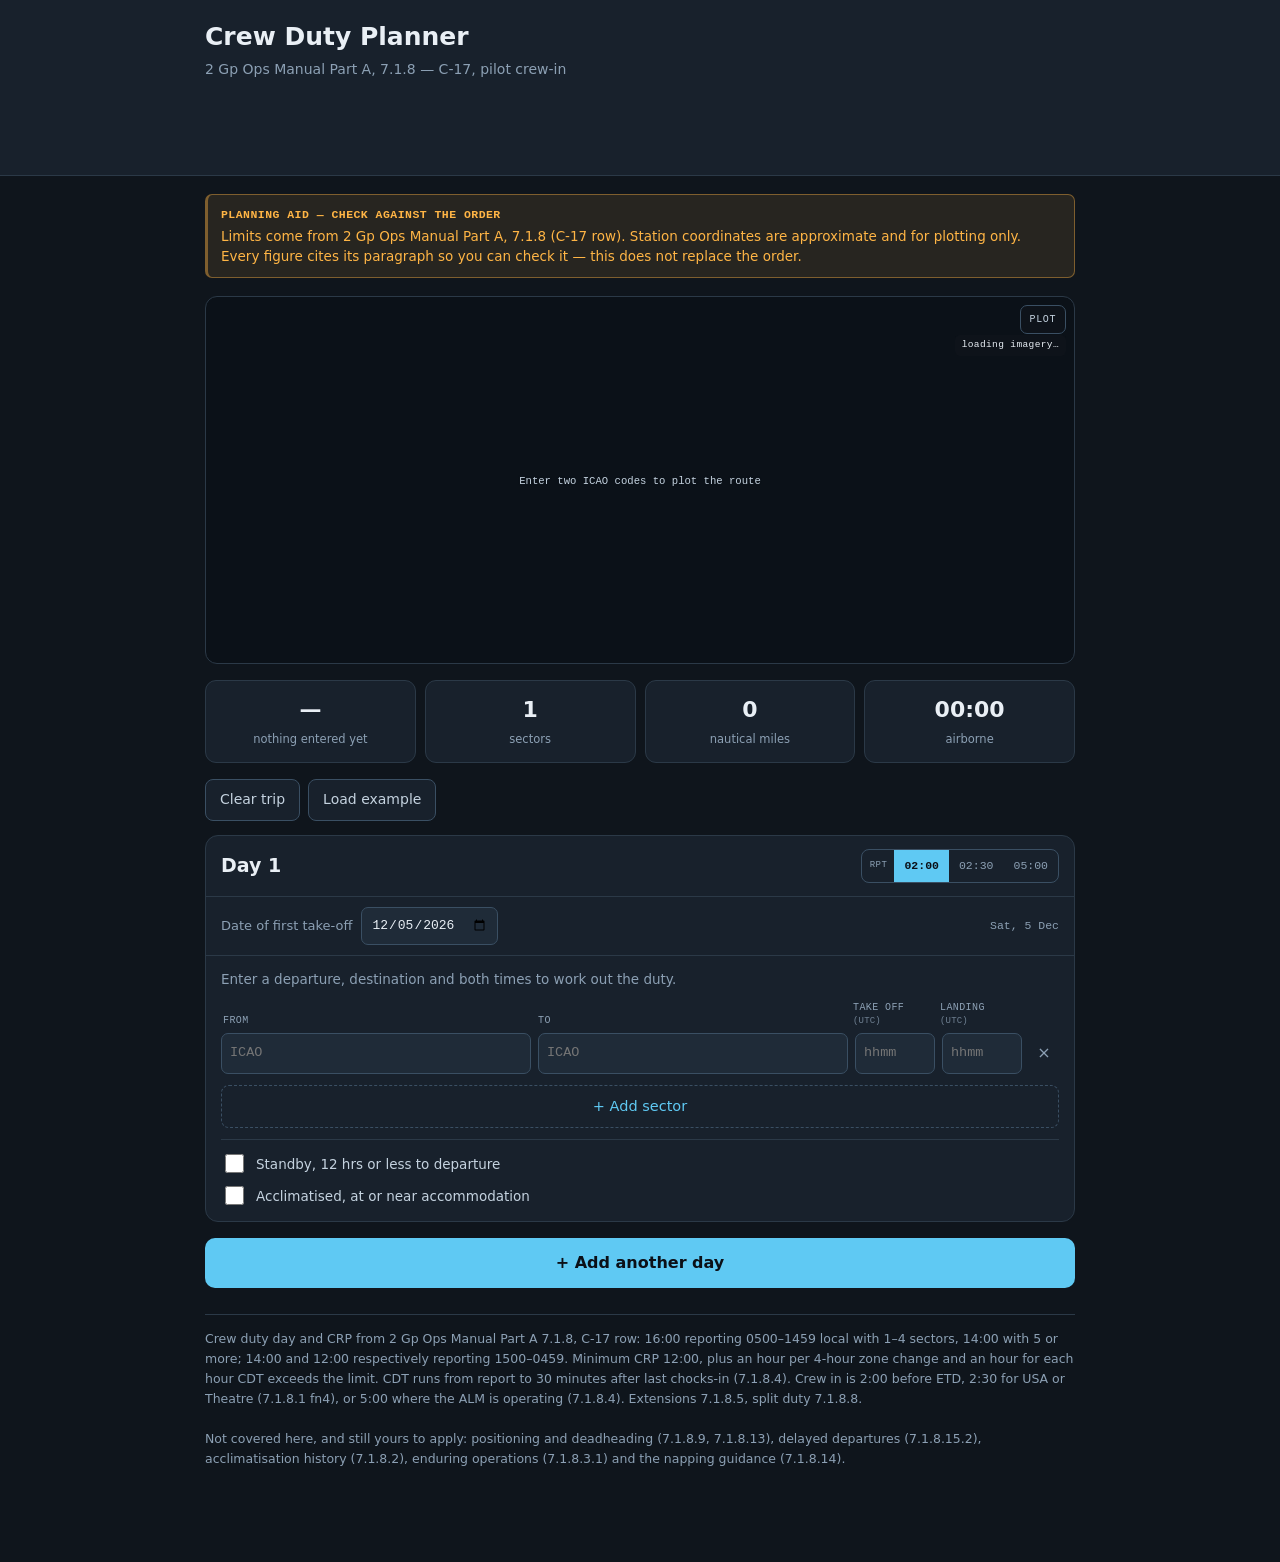
<file: duty/index.html>
<!DOCTYPE html>
<html lang="en-GB">
<head>
<meta charset="utf-8">
<meta name="viewport" content="width=device-width, initial-scale=1, viewport-fit=cover">
<title>Crew Duty Planner</title>
<meta name="theme-color" content="#0f151c">
<meta name="apple-mobile-web-app-capable" content="yes">
<meta name="mobile-web-app-capable" content="yes">
<meta name="apple-mobile-web-app-title" content="Crew Duty">
<meta name="apple-mobile-web-app-status-bar-style" content="black-translucent">
<meta name="description" content="C-17 crew duty time and crew rest planner — 2 Gp Ops Manual Part A, 7.1.8.">
<link rel="manifest" href="manifest.webmanifest">
<link rel="apple-touch-icon" href="icon-180.png">
<link rel="icon" href="icon-192.png">
<style>
:root{
 --bg:#0f151c;--panel:#18212c;--panel2:#1f2b38;--line:#2b3947;--line2:#3a4f63;
 --ink:#e9eff5;--ink2:#c4d2df;--muted:#8ca0b4;
 --ok:#4bdd97;--amber:#ffb545;--red:#ff6b5c;--accent:#5fc9f3;--night:#7e8fff;
 --sans:system-ui,-apple-system,'Segoe UI',Roboto,'Helvetica Neue',Arial,sans-serif;
 --cond:'Avenir Next Condensed','Roboto Condensed','Arial Narrow',system-ui,sans-serif;
 --mono:ui-monospace,SFMono-Regular,Menlo,Consolas,monospace;
}
*{box-sizing:border-box;-webkit-tap-highlight-color:transparent}
body{margin:0;background:var(--bg);color:var(--ink);font-family:var(--sans);font-size:16px;line-height:1.5}
button{font:inherit;color:inherit;background:none;border:0;cursor:pointer}
input,select{font:inherit;color:inherit}
.wrap{max-width:900px;margin:0 auto;padding:0 15px 80px}

header{background:var(--panel);border-bottom:1px solid var(--line);padding:18px 0 15px;margin-bottom:18px}
h1{font-family:var(--cond);font-size:25px;font-weight:700;margin:0}
.sub{color:var(--muted);font-size:14px;margin:3px 0 0}
.warn{background:rgba(255,181,69,.1);border:1px solid rgba(255,181,69,.4);border-left-width:3px;
 border-radius:7px;padding:11px 13px;margin:14px 0 18px;font-size:13.5px;color:var(--amber)}
.warn b{display:block;margin-bottom:3px;font-family:var(--mono);font-size:11.5px;letter-spacing:.04em}

#mapwrap{position:relative;width:100%;aspect-ratio:900/380;border-radius:12px;overflow:hidden;
 border:1px solid var(--line);margin-bottom:16px;background:#0b1118}
#tiles{position:absolute;inset:0;overflow:hidden}
#tiles img{position:absolute;width:256px;height:256px;image-rendering:auto;opacity:.8;
 filter:saturate(.55) brightness(.85)}
#mapwrap.darkfilter #tiles img{filter:invert(1) hue-rotate(180deg) saturate(.6) brightness(.82) contrast(.92);opacity:.72}
#map{position:absolute;inset:0;width:100%;height:100%;display:block}
#mapwrap.hasimg .grid{stroke:rgba(255,255,255,.09)}
#mapwrap.hasimg .grid.major{stroke:rgba(255,255,255,.16)}
#mapwrap.hasimg .sub{fill:#9fb3c6}
#maptoggle{position:absolute;right:8px;top:8px;z-index:5;background:rgba(15,21,28,.8);
 border:1px solid var(--line2);border-radius:7px;color:var(--ink2);font-family:var(--mono);
 font-size:10px;letter-spacing:.06em;padding:6px 9px;backdrop-filter:blur(6px)}
#maptoggle[aria-pressed="false"]{color:var(--muted)}
#mapnote{position:absolute;right:8px;top:38px;z-index:5;font-family:var(--mono);font-size:9.5px;
 letter-spacing:.04em;padding:3px 7px;border-radius:5px;background:rgba(15,21,28,.8);
 backdrop-filter:blur(6px);pointer-events:none}
#mapnote.on{color:var(--muted)} #mapnote.off{color:var(--amber)}
#mapattr{position:absolute;right:6px;bottom:5px;z-index:5;font-size:9px;color:#8ca0b4;
 text-decoration:none;background:rgba(11,17,24,.72);padding:2px 6px;border-radius:4px;display:none}
#mapwrap.hasimg #mapattr{display:block}
#map .grid{stroke:#1c2835;stroke-width:1}
#map .grid.major{stroke:#243443}
#map .gcl{fill:none;stroke:#5fc9f3;stroke-width:2.1;stroke-linecap:round;opacity:.95}
#map .gcl.halo{stroke:#0b1118;stroke-width:5;opacity:.55}
#map .lbl{paint-order:stroke;stroke:#0b1118;stroke-width:3;stroke-linejoin:round}
#map .sub{paint-order:stroke;stroke:#0b1118;stroke-width:2.5;stroke-linejoin:round}
#map .gcl.night{stroke:#7e8fff}
#map .pin{fill:#5fc9f3;stroke:#0b1118;stroke-width:1.5}
#map .pin.start{fill:#4bdd97}
#map .lbl{fill:#c4d2df;font-family:var(--mono);font-size:11px}
#map .sub{fill:#6b7f93;font-family:var(--mono);font-size:9px}

.day{background:var(--panel);border:1px solid var(--line);border-radius:13px;margin-bottom:12px;overflow:hidden}
.dayhead{display:flex;align-items:center;gap:10px;padding:13px 15px;border-bottom:1px solid var(--line)}
.dayhead h2{font-family:var(--cond);font-size:19px;margin:0;flex:1}
.dayhead .del{color:var(--muted);font-size:13px;padding:6px 8px;margin:-6px -4px}
.seg2{display:inline-flex;border:1px solid var(--line2);border-radius:8px;overflow:hidden;flex:0 0 auto}
.seg2 button{padding:6px 10px;font-family:var(--mono);font-size:11.5px;color:var(--muted);min-height:32px}
.seg2 button[aria-pressed="true"]{background:var(--accent);color:#0b1017;font-weight:600}
.seg2::before{content:'RPT';align-self:center;padding:0 7px 0 8px;font-family:var(--mono);
 font-size:9px;color:var(--muted);letter-spacing:.06em}
.pad{padding:13px 15px}

.strip{position:relative;height:40px;background:var(--panel2);border-radius:8px;overflow:hidden;margin:4px 0 7px}
.strip .seg{position:absolute;top:0;bottom:0;display:flex;align-items:center;justify-content:center;
 font-family:var(--mono);font-size:10px;color:#0b1017;font-weight:600;overflow:hidden;white-space:nowrap}
.strip .seg.pre{background:#3b5064;color:var(--ink2)}
.strip .seg.fly{background:var(--accent)}
.strip .seg.fly.night{background:var(--night)}
.strip .seg.gnd{background:#2f4457;color:var(--ink2)}
.strip .seg.post{background:#3b5064;color:var(--ink2)}
.strip .lim{position:absolute;top:-2px;bottom:-2px;width:2px;background:var(--red);z-index:3}
.strip .lim::after{content:'CDT';position:absolute;top:1px;right:4px;font-family:var(--mono);
 font-size:9px;color:var(--red);background:var(--panel2);padding:0 2px;border-radius:2px}
.bars{display:flex;justify-content:space-between;font-family:var(--mono);font-size:11px;color:var(--muted);margin-bottom:11px}

.row{display:grid;grid-template-columns:1fr 1fr 80px 80px 30px;gap:7px;align-items:center;margin-bottom:7px}
.row input,.row select{width:100%;background:var(--panel2);border:1px solid var(--line2);border-radius:7px;
 padding:9px 8px;font-family:var(--mono);font-size:13.5px;min-height:40px}
.row .x{color:var(--muted);text-align:center;font-size:16px;padding:8px 0}
.rowhead{display:grid;grid-template-columns:1fr 1fr 80px 80px 30px;gap:7px;font-family:var(--mono);
 font-size:10px;color:var(--muted);letter-spacing:.04em;margin-bottom:5px;padding:0 2px;align-items:end}
.rowhead em{display:block;font-style:normal;font-size:9px;opacity:.75;letter-spacing:.02em}
.leg{display:flex;justify-content:space-between;font-family:var(--mono);font-size:11.5px;color:var(--muted);
 margin:-2px 2px 9px}
.leg .n{color:var(--night)}

.hint{color:var(--muted);font-size:13.5px;margin:0 0 11px}
.add{border:1px dashed var(--line2);border-radius:8px;padding:10px;width:100%;color:var(--accent);
 font-size:14.5px;margin-top:4px;min-height:42px}
.add:active{background:var(--panel2)}

.verdict{display:flex;gap:10px;align-items:baseline;padding:11px 15px;border-top:1px solid var(--line);
 font-size:14.5px;background:#0c1218;flex-wrap:wrap}
.verdict .main{flex:1 1 auto;min-width:0}
.dot{width:9px;height:9px;border-radius:50%;flex:0 0 auto}
.verdict.ok .dot{background:var(--ok)} .verdict.ok b{color:var(--ok)}
.verdict.warn .dot{background:var(--amber)} .verdict.warn b{color:var(--amber)}
.verdict.bad .dot{background:var(--red)} .verdict.bad b{color:var(--red)}
.verdict .why{color:var(--muted);font-family:var(--mono);font-size:11px;margin-left:auto;text-align:right;
 flex:0 1 auto}
@media (max-width:520px){
  .verdict{flex-direction:column;align-items:flex-start;gap:4px}
  .verdict .why{margin-left:0;text-align:left}
  .verdict .dot{position:absolute;margin-top:7px}
  .verdict .main,.verdict .why{padding-left:17px}
}
.verdict{position:relative}

.rest{display:flex;align-items:center;gap:11px;margin:0 0 12px;padding:11px 15px;border-radius:11px;
 background:var(--panel);border:1px dashed var(--line2);font-size:14px}
.rest .ic{color:var(--muted);font-family:var(--mono);font-size:11px;letter-spacing:.05em}
.rest b{font-family:var(--mono)}
.rest.ok b{color:var(--ok)} .rest.bad b{color:var(--red)}

.tot{display:grid;grid-template-columns:repeat(4,1fr);gap:9px;margin:16px 0}
.tot div{background:var(--panel);border:1px solid var(--line);border-radius:11px;padding:12px;text-align:center}
.tot b{display:block;font-family:var(--cond);font-size:22px}
.tot span{color:var(--muted);font-size:11.5px}
.btn{background:var(--accent);color:#0b1017;font-family:var(--cond);font-weight:700;font-size:16px;
 padding:13px;border-radius:10px;width:100%;min-height:48px;margin-top:4px}

.key{display:grid;grid-template-columns:repeat(4,1fr);gap:8px;margin-bottom:13px}
.key div{background:#0c1218;border:1px solid var(--line);border-radius:9px;padding:9px 8px;text-align:center}
.key span{display:block;color:var(--muted);font-size:10px;letter-spacing:.05em;text-transform:uppercase}
.key b{display:block;font-family:var(--cond);font-size:21px;margin:2px 0 1px}
.key i{display:block;font-style:normal;color:var(--muted);font-size:9.5px;line-height:1.3}
.key div.neg b{color:var(--red)}
.day.ok{border-color:rgba(75,221,151,.45)} .day.ok .dayhead{border-bottom-color:rgba(75,221,151,.25)}
.day.warn{border-color:rgba(255,181,69,.45)}
.day.bad{border-color:rgba(255,107,92,.5)}
.flags{display:grid;gap:5px;margin:2px 0 11px}
.fl{display:flex;gap:9px;align-items:flex-start;font-size:13.5px;line-height:1.4;
 padding:9px 11px;border-radius:8px;background:#0c1218;border:1px solid var(--line)}
.fl .dot{width:8px;height:8px;border-radius:50%;flex:0 0 auto;margin-top:5px}
.fl.ok{border-color:rgba(75,221,151,.35)} .fl.ok .dot{background:var(--ok)} .fl.ok{color:#a9ebc9}
.fl.amber{border-color:rgba(255,181,69,.35)} .fl.amber .dot{background:var(--amber)} .fl.amber{color:#ffd79a}
.fl.red{border-color:rgba(255,107,92,.4)} .fl.red .dot{background:var(--red)} .fl.red{color:#ffb3ab}
.cite{font-family:var(--mono);font-size:10px;color:var(--muted);white-space:nowrap}
.ladder{display:flex;flex-wrap:wrap;gap:6px;margin-bottom:11px}
.ext{font-size:12px;background:var(--panel2);border:1px solid var(--line);border-radius:7px;
 padding:6px 9px;color:var(--ink2)}
.ext b{font-family:var(--mono);font-size:11.5px;color:var(--accent)}
.ext i{font-style:normal;font-family:var(--mono);font-size:9.5px;color:var(--muted);margin-left:4px}
.crp{display:flex;align-items:baseline;gap:9px;background:#0c1218;border:1px solid var(--line);
 border-radius:8px;padding:9px 11px;margin-bottom:7px;font-size:13.5px;flex-wrap:wrap}
.crp .ic{font-family:var(--mono);font-size:9.5px;color:var(--muted);letter-spacing:.06em}
.crp b{font-family:var(--mono);font-size:15px;color:var(--ok)}
.crp i{font-style:normal;color:var(--muted);font-size:12px;flex:1 1 200px}
.cum{font-family:var(--mono);font-size:11px;color:var(--muted);margin-bottom:11px;padding-left:2px}
.cum.bad{color:var(--red)}
.opts2{display:flex;flex-direction:column;gap:7px;margin-top:11px;padding-top:11px;border-top:1px solid var(--line)}
.opts2 label{display:flex;align-items:center;gap:9px;font-size:13.5px;color:var(--ink2)}
.opts2 input[type=checkbox]{width:19px;height:19px;accent-color:var(--accent);flex:0 0 auto}
.daterow{display:flex;align-items:center;gap:10px;padding:10px 15px;border-bottom:1px solid var(--line);
 flex-wrap:wrap}
.daterow label{display:flex;align-items:center;gap:9px;font-size:13px;color:var(--muted)}
.daterow input[type=date]{background:var(--panel2);border:1px solid var(--line2);border-radius:7px;
 padding:7px 9px;font-family:var(--mono);font-size:13px;color:var(--ink);min-height:38px}
.daterow .dl{font-family:var(--mono);font-size:11.5px;color:var(--muted);margin-left:auto}
.opts2 select{background:var(--panel2);border:1px solid var(--line2);border-radius:6px;padding:5px 8px;
 font-family:var(--mono);font-size:12.5px}
.rest .cite{margin-left:5px}
.tot div.ok b{color:var(--ok)} .tot div.warn b{color:var(--amber)} .tot div.bad b{color:var(--red)}
@media (max-width:560px){ .key{grid-template-columns:repeat(2,1fr)} }

.toolbar{display:flex;gap:8px;margin:0 0 14px}
.tb{border:1px solid var(--line2);border-radius:8px;padding:9px 14px;font-size:14px;
 color:var(--ink2);background:var(--panel);min-height:42px}
.tb:active{background:var(--panel2)}
.foot{color:var(--muted);font-size:12.5px;margin-top:26px;padding-top:14px;border-top:1px solid var(--line);line-height:1.6}
@media (max-width:560px){
  .row,.rowhead{grid-template-columns:1fr 1fr 72px 72px 26px;gap:5px}
  .rowhead{font-size:9px}
  .tot{grid-template-columns:repeat(2,1fr)}
  #map{height:220px}
}
</style>
</head>
<body>
<header><div class="wrap"><h1>Crew Duty Planner</h1>
<p class="sub">2 Gp Ops Manual Part A, 7.1.8 — C-17, pilot crew-in</p></div></header>

<div class="wrap">
  <noscript><div class="warn"><b>JAVASCRIPT IS OFF</b>
    This planner needs JavaScript. If you have opened the file from a preview window, open it in
    Safari or Chrome instead.</div></noscript>
  <div class="warn"><b>PLANNING AID — CHECK AGAINST THE ORDER</b>
    Limits come from 2 Gp Ops Manual Part A, 7.1.8 (C-17 row). Station coordinates are approximate and
    for plotting only. Every figure cites its paragraph so you can check it — this does not replace the order.</div>

  <div id="mapwrap">
    <div id="tiles"></div>
    <svg id="map" viewBox="0 0 900 380" preserveAspectRatio="none"></svg>
    <button id="maptoggle" title="Toggle map imagery" aria-pressed="true">PLOT</button>
    <span id="mapnote">loading imagery…</span>
    <a id="mapattr" href="https://www.openstreetmap.org/copyright" target="_blank" rel="noopener">&copy; OpenStreetMap contributors &copy; CARTO</a>
  </div>
  <div class="tot" id="tot"></div>
  <div id="trip"></div>
  <div class="toolbar">
    <button id="clear" class="tb">Clear trip</button>
    <button id="example" class="tb">Load example</button>
  </div>
  <div id="days"></div>
  <button class="btn" id="addday">+ Add another day</button>

  <p class="foot">Crew duty day and CRP from 2 Gp Ops Manual Part A 7.1.8, C-17 row: 16:00 reporting
  0500–1459 local with 1–4 sectors, 14:00 with 5 or more; 14:00 and 12:00 respectively reporting
  1500–0459. Minimum CRP 12:00, plus an hour per 4-hour zone change and an hour for each hour CDT
  exceeds the limit. CDT runs from report to 30 minutes after last chocks-in (7.1.8.4). Crew in is
  2:00 before ETD, 2:30 for USA or Theatre (7.1.8.1 fn4), or 5:00 where the ALM is operating
  (7.1.8.4). Extensions 7.1.8.5, split duty 7.1.8.8.<br><br>
  Not covered here, and still yours to apply: positioning and deadheading (7.1.8.9, 7.1.8.13),
  delayed departures (7.1.8.15.2), acclimatisation history (7.1.8.2), enduring operations
  (7.1.8.3.1) and the napping guidance (7.1.8.14).</p>
</div>

<script src="stations.js"></script>
<script>
/* ============================================================
   Crew duty rules — 2 Gp Ops Manual Part A, 7.1.8 (C-17 row).
   Every number below is traceable to a paragraph and is cited in the UI.
   ============================================================ */
const R = {
  /* 7.1.8.1 Normal peacetime CDT and CRP by type — C-17 */
  cdt: { normal:{ day:{few:16, many:14}, night:{few:14, many:12} },
         standby:{ day:{few:14, many:12}, night:{few:12, many:10} } },
  minCRP: 12,                 /* 7.1.8.1 Min CRP column, C-17 */
  debrief: 30,                /* 7.1.8.4 CDT finishes 30 min after last chocks-in */
  crewIn: { 120:'Standard — 2:00 before ETD',
            150:'USA or Theatre — 2:30 before ETD',
            300:'ALM operating — 5:00 before ETD' },   /* 7.1.8.1 fn4, fn5 / 7.1.8.4 */
  splitMax: 18*60,            /* 7.1.8.8 split duty ceiling */
  splitDeduct: 90,            /* 7.1.8.8 each ground period less 1:30, then halved */
  ext: [ {h:1,  who:'AS cdr',  ref:'7.1.8.5.1'},
         {h:2,  who:'Sqn cdr', ref:'7.1.8.5.2'},
         {h:3,  who:'DDH',     ref:'7.1.8.5.3'} ],      /* beyond 3 hrs = ODH, 7.1.8.5.4 */
  fn3Reduce: 2*60,            /* 7.1.8.1 fn3 — CRP >18 but <30 hrs reduces next CDT by 2 */
  cdt24: 24*60, crp24: 30*60, /* 7.1.8.3.2 */
  cum72: 40*60, cumWin: 72*60, freeDay: 30*60,   /* 7.1.8.3.3 */
  sixDay: 144*60,             /* 7.1.8.3.6 */
  deadhead: 31*60,            /* 7.1.8.13 */
  nearHomeCRP: 10*60, nearHomeCDT: 12*60          /* 7.1.8.3.5 */
};

/* ---------- helpers ---------- */
const $=s=>document.querySelector(s);
const pad=n=>String(n).padStart(2,'0');
const hm=m=>{const s=m<0?'-':'';m=Math.abs(Math.round(m));return s+pad(Math.floor(m/60))+':'+pad(m%60);};
const parseHM=s=>{const m=/^(\d{1,2}):?(\d{2})$/.exec((s||'').trim());if(!m)return null;
  const h=+m[1],mi=+m[2];return (h<24&&mi<60)?h*60+mi:null;};
const esc=t=>String(t??'').replace(/[&<>"]/g,c=>({'&':'&amp;','<':'&lt;','>':'&gt;','"':'&quot;'}[c]));
const zz=m=>hm(((m%1440)+1440)%1440)+'Z';
function gc(a,b){const R=3440.065,r=Math.PI/180,p1=a.la*r,p2=b.la*r,dp=(b.la-a.la)*r,dl=(b.lo-a.lo)*r;
  const x=Math.sin(dp/2)**2+Math.cos(p1)*Math.cos(p2)*Math.sin(dl/2)**2;
  return R*2*Math.atan2(Math.sqrt(x),Math.sqrt(1-x));}
function gcPath(a,b,n=64){const r=Math.PI/180,p1=a.la*r,l1=a.lo*r,p2=b.la*r,l2=b.lo*r;
  const d=2*Math.asin(Math.sqrt(Math.sin((p2-p1)/2)**2+Math.cos(p1)*Math.cos(p2)*Math.sin((l2-l1)/2)**2));
  if(!d)return[[a.la,a.lo],[b.la,b.lo]];const out=[];
  for(let i=0;i<=n;i++){const f=i/n,A=Math.sin((1-f)*d)/Math.sin(d),B=Math.sin(f*d)/Math.sin(d);
    const x=A*Math.cos(p1)*Math.cos(l1)+B*Math.cos(p2)*Math.cos(l2);
    const y=A*Math.cos(p1)*Math.sin(l1)+B*Math.cos(p2)*Math.sin(l2);
    const z=A*Math.sin(p1)+B*Math.sin(p2);
    out.push([Math.atan2(z,Math.sqrt(x*x+y*y))/r,Math.atan2(y,x)/r]);}
  return out;}

/* ---------- state ---------- */
const KEY='crewduty:trip:v1';
const todayISO=()=>{const d=new Date();
  return d.getFullYear()+'-'+String(d.getMonth()+1).padStart(2,'0')+'-'+String(d.getDate()).padStart(2,'0');};
const addDays=(iso,n)=>{const [y,m,dd]=iso.split('-').map(Number);
  const d=new Date(Date.UTC(y,m-1,dd)); d.setUTCDate(d.getUTCDate()+n);
  return d.toISOString().slice(0,10);};
/* minutes since epoch for local midnight of an ISO date, treated as a plain calendar day */
const dayEpoch=iso=>{const [y,m,d]=(iso||'').split('-').map(Number);
  return (y&&m&&d) ? Date.UTC(y,m-1,d)/60000 : null;};
const dateLabel=iso=>{const e=dayEpoch(iso); if(e===null) return '';
  const d=new Date(e*60000);
  return d.toLocaleDateString('en-GB',{weekday:'short',day:'numeric',month:'short',timeZone:'UTC'});};
const blankDay=(date)=>({date:date||todayISO(), rpt:120, standby:false, nearHome:false,
                         sectors:[{from:'',to:'',off:'',on:''}]});
const EXAMPLE=()=>{const t=todayISO(); return [
 {date:t, rpt:120, standby:false, nearHome:false,
  sectors:[{from:'EGVN',to:'LCRA',off:'0800',on:'1230'},
           {from:'LCRA',to:'OTBH',off:'1400',on:'1745'}]},
 {date:addDays(t,1), rpt:120, standby:false, nearHome:false,
  sectors:[{from:'OTBH',to:'OAKN',off:'0600',on:'0830'},
           {from:'OAKN',to:'OTBH',off:'1000',on:'1230'},
           {from:'OTBH',to:'LCRA',off:'1400',on:'1740'}]},
 {date:addDays(t,3), rpt:150, standby:false, nearHome:false,
  sectors:[{from:'LCRA',to:'EGVN',off:'0930',on:'1415'}]},
];};
let DAYS=[blankDay()];
function loadTrip(){
  try{ const raw=localStorage.getItem(KEY);
    if(raw){ const d=JSON.parse(raw);
      if(Array.isArray(d)&&d.length) DAYS=d.map(x=>Object.assign(blankDay(),x)); } }
  catch(e){}
}
let saveT=null;
function saveTrip(){
  clearTimeout(saveT);
  saveT=setTimeout(()=>{ try{ localStorage.setItem(KEY,JSON.stringify(DAYS)); }catch(e){} },200);
}
loadTrip();

/* ---------- the rules engine ---------- */
function computeDay(d, prev){
  const rpt = d.rpt ?? 120;
  const epoch = dayEpoch(d.date);
  const secs = d.sectors.map(s=>{
    const off=parseHM(s.off), on=parseHM(s.on);
    const A=STATIONS[(s.from||'').toUpperCase()], B=STATIONS[(s.to||'').toUpperCase()];
    return {...s, off, on, A, B,
            dur:(off!==null&&on!==null)?((on-off+1440)%1440):null,
            nm:(A&&B)?gc(A,B):null};
  });
  const valid = secs.filter(s=>s.off!==null && s.on!==null && s.dur!==null);
  if(!valid.length) return {secs, bad:true};

  const first=valid[0], last=valid[valid.length-1];
  const report=(first.off - rpt + 1440)%1440;            /* 7.1.8.4 */
  /* absolute clock: the date is the date of the first take-off, so report may fall the
     evening before, and a duty running past midnight simply continues. */
  const firstOffAbs = (epoch!==null) ? epoch + first.off : null;
  const reportAbs   = (firstOffAbs!==null) ? firstOffAbs - rpt : null;

  /* flat timeline from report, so a duty crossing midnight still adds up */
  const flat=[{t:'pre',a:0,b:rpt}];
  let cur=rpt, grounds=[];
  valid.forEach((s,i)=>{
    if(i>0){ const g=(s.off - valid[i-1].on + 1440)%1440;
      grounds.push(g); flat.push({t:'gnd',a:cur,b:cur+g}); cur+=g; }
    flat.push({t:'fly',a:cur,b:cur+s.dur,label:s.from+'–'+s.to,night:isNight(s)});
    cur+=s.dur;
  });
  const toLastOn=cur;                                     /* report -> last chocks-in */
  flat.push({t:'post',a:cur,b:cur+R.debrief});
  const cdt = toLastOn + R.debrief;                       /* actual CDT, 7.1.8.4 */

  /* --- CDT limit: band is set by LOCAL report time at the first departure --- */
  const depTz = first.A ? first.A.tz : 0;
  const localReport = (((report + depTz*60) % 1440) + 1440) % 1440;
  const lh = localReport/60;
  const n = valid.length, few = n<=4;
  let band, limit;
  if(d.standby){ band = (lh>=8 && lh<15) ? 'day' : 'night';
                 limit = R.cdt.standby[band][few?'few':'many']*60; }
  else         { band = (lh>=5 && lh<15) ? 'day' : 'night';
                 limit = R.cdt.normal [band][few?'few':'many']*60; }
  const baseLimit = limit;

  /* fn3 — a previous CRP over 18 but under 30 hrs costs 2 hrs off this CDT */
  let fn3=false;
  if(prev && prev.rest!==null && prev.rest>18*60 && prev.rest<30*60){ limit-=R.fn3Reduce; fn3=true; }

  /* 7.1.8.8 split duty — ground periods below the normal minimum buy CDT back */
  let split=0;
  grounds.forEach(g=>{ if(g < R.minCRP*60) split += Math.max(0,(g-R.splitDeduct)/2); });
  const splitLimit = Math.min(limit+split, R.splitMax);
  const splitGain  = Math.max(0, splitLimit-limit);

  /* what he asked for: latest chocks-in = report + limit - 30 */
  const latestOn      = report + limit - R.debrief;
  const dutyEndPlan   = report + limit;
  const dutyEndActual = report + cdt;

  /* --- CRP required after this duty (7.1.8.2 / 7.1.8.3) --- */
  const arrTz   = last.B ? last.B.tz : depTz;
  const tzShift = Math.abs(arrTz - depTz);
  const tzHrs   = Math.floor(tzShift/4);                  /* +1 hr per 4-hr zone change */
  const overHrs = Math.max(0, Math.ceil((cdt - limit)/60));
  let crpReq = R.minCRP*60 + tzHrs*60 + overHrs*60;
  const crpNotes=[];
  if(tzHrs)   crpNotes.push(`+${tzHrs}:00 for ${tzShift}h zone change`);
  if(overHrs) crpNotes.push(`+${overHrs}:00 for CDT over limit`);
  let crp0600=false;
  if(cdt > R.cdt24){ crpReq=Math.max(crpReq,R.crp24); crp0600=true;
                     crpNotes.push('CDT over 24:00 — 30:00 free of primary duties, next duty not before 0600L'); }
  if(d.nearHome && cdt<=R.nearHomeCDT && !overHrs && !tzHrs){
    crpReq=R.nearHomeCRP; crpNotes.length=0;
    crpNotes.push('acclimatised, at or within 30 min of accommodation — 10:00 applies if the next CDT is also 12:00 or less'); }

  /* --- flags --- */
  const flags=[];
  const over = cdt > limit;
  if(over){
    const by = cdt-limit;
    const who = R.ext.find(x=>by<=x.h*60);
    flags.push({lvl:'red', t:`CDT ${hm(cdt)} exceeds the ${hm(limit)} limit by ${hm(by)}`,
      ref: who ? `needs ${/^[AEIOU]/.test(who.who)?'an':'a'} ${who.who} extension (${who.ref})` : 'over 3:00 — ODH only (7.1.8.5.4)'});
  }
  if(cdt > R.splitMax) flags.push({lvl:'red', t:`CDT ${hm(cdt)} is beyond the 18:00 split-duty ceiling`, ref:'7.1.8.8'});
  if(fn3) flags.push({lvl:'amber', t:`CDT cut to ${hm(limit)} — previous CRP was between 18:00 and 30:00`, ref:'7.1.8.1 fn3'});
  if(!over && limit-cdt <= 60) flags.push({lvl:'amber', t:`Only ${hm(limit-cdt)} of margin left`, ref:'7.1.8.1'});
  if(n>=5) flags.push({lvl:'amber', t:`${n} sectors — the 5-or-more column applies`, ref:'7.1.8.1'});
  if(splitGain>0 && over) flags.push({lvl:'amber',
    t:`Split duty could add ${hm(splitGain)} if rest facilities are adequate`, ref:'7.1.8.8'});

  return {secs, valid, flat, report, localReport, depTz, arrTz, band, n, few,
          cdt, limit, baseLimit, fn3, split, splitGain, splitLimit,
          latestOn, dutyEndPlan, dutyEndActual, toLastOn, rpt, epoch,
          crpReq, crpNotes, crp0600, over, flags, grounds,
          nm: valid.reduce((x,s)=>x+(s.nm||0),0),
          air: valid.reduce((x,s)=>x+(s.dur||0),0),
          absStart: reportAbs, absEnd: (reportAbs!==null)?reportAbs+cdt:null,
          endsNextDay: (report + cdt) >= 1440};
}
function isNight(s){ if(!s.A||s.off===null) return false;
  const lt=((s.off+s.A.tz*60)%1440+1440)%1440, h=lt/60;
  return h>=22 || h<6; }

/* ---------- render ---------- */
function render(){
  let html='', totNm=0, totAir=0;
  const pass=(prevArr)=>{
    const out=[];
    DAYS.forEach((d,i)=>{
      const c=computeDay(d, prevArr && prevArr[i] ? {rest:prevArr[i].rest ?? null} : null);
      if(i>0 && !c.bad && out[i-1] && !out[i-1].bad &&
         c.absStart!==null && out[i-1].absEnd!==null){
        c.rest    = c.absStart - out[i-1].absEnd;
        c.restReq = out[i-1].crpReq;
        c.restOk  = c.rest >= c.restReq;
        c.outOfOrder = c.rest < 0;
      }
      out.push(c);
    });
    return out;
  };
  /* first pass establishes the rests, second lets fn3 see them */
  const fin = pass(pass(null));

  const cum=fin.map((c,i)=>{
    if(c.bad||c.absEnd===null) return null;
    let sum=0;
    for(let j=i;j>=0;j--){ const p=fin[j];
      if(p.bad||p.absStart===null) continue;
      if(c.absEnd-p.absStart<=R.cumWin) sum+=p.cdt; else break; }
    return sum;
  });
  const real=fin.filter(c=>!c.bad&&c.absStart!==null);
  const tripSpan = real.length>1
    ? Math.max(...real.map(c=>c.absEnd)) - Math.min(...real.map(c=>c.absStart)) : 0;

  fin.forEach((c,i)=>{
    const d=DAYS[i];
    if(!c.bad){ totNm+=c.nm; totAir+=c.air; }
    if(i>0 && c.rest!==undefined && c.rest!==null){
      if(c.outOfOrder){
        html+='<div class="rest bad"><span class="ic">DATES</span>'
            + '<span>This duty starts before the previous one ends \u2014 check the dates</span></div>';
      } else {
        const extra=c.restOk?'':' \u2014 short by '+hm(c.restReq-c.rest);
        html+=`<div class="rest ${c.restOk?'ok':'bad'}"><span class="ic">CRP</span>
          <span><b>${hm(c.rest)}</b> between duties &middot; minimum ${hm(c.restReq)}${extra}</span></div>`;
      }
    }
    html+=dayCard(i,d,c,cum[i]);
  });

  $('#days').innerHTML=html;
  saveTrip();

  const nDays=fin.filter(c=>!c.bad).length;
  const restShort=fin.filter(c=>!c.bad&&(c.restOk===false||c.outOfOrder)).length;
  const dayBad=fin.filter(c=>!c.bad&&c.flags.some(f=>f.lvl==='red')).length;
  const bad=dayBad+restShort;
  const warn=fin.filter(c=>!c.bad&&!c.flags.some(f=>f.lvl==='red')&&c.flags.length).length;
  const over40=cum.some(v=>v!==null&&v>R.cum72);
  const over6=tripSpan>R.sixDay;
  let trip='';
  if(over40) trip+='<div class="rest bad"><span class="ic">72 HRS</span><span>More than '
    +'<b>40:00</b> CDT in a rolling 72 hours \u2014 minimum CRP becomes a free day of 30:00, '
    +'next duty not before 0600L <span class="cite">7.1.8.3.3</span></span></div>';
  if(over6) trip+='<div class="rest bad"><span class="ic">6 DAYS</span><span>Task runs beyond '
    +'<b>144 hrs</b> \u2014 a single crew needs 30:00 after every 6 days '
    +'<span class="cite">7.1.8.3.6</span></span></div>';
  $('#trip').innerHTML=trip;

  $('#tot').innerHTML=`
    <div class="${nDays===0?'':bad?'bad':warn?'warn':'ok'}"><b>${nDays===0?'\u2014':bad?bad:warn?warn:'OK'}</b>
      <span>${nDays===0 ? 'nothing entered yet'
        : bad ? [dayBad?'duty':'' , restShort?'CRP':''].filter(Boolean).join(' and ')+' breach'+(bad>1?'es':'')
        : warn?'day'+(warn>1?'s':'')+' to watch':'all within limits'}</span></div>
    <div><b>${DAYS.reduce((n,x)=>n+x.sectors.length,0)}</b><span>sectors</span></div>
    <div><b>${Math.round(totNm).toLocaleString()}</b><span>nautical miles</span></div>
    <div><b>${hm(totAir)}</b><span>airborne</span></div>`;
  drawMap();
}

function dayCard(i,d,c,cum){
  const rptSel=`<span class="seg2" role="group" aria-label="Crew in">
      ${[120,150,300].map(v=>`<button data-rpt="${i}.${v}" aria-pressed="${(d.rpt??120)===v}">${hm(v)}</button>`).join('')}
    </span>`;
  const head=`<div class="dayhead"><h2>Day ${i+1}</h2>${rptSel}
    ${DAYS.length>1?`<button class="del" data-rmday="${i}">Remove</button>`:''}</div>
    <div class="daterow"><label>Date of first take-off
      <input type="date" data-date="${i}" value="${esc(d.date||'')}"></label>
      <span class="dl">${esc(dateLabel(d.date))}${c.endsNextDay?' \u2014 ends next day':''}</span></div>`;

  const rows=d.sectors.map((s,j)=>{
    const S=c.secs[j]||{};
    const leg=(S.dur!==null&&S.dur!==undefined)
      ? `<div class="leg"><span>${S.nm?Math.round(S.nm)+' nm':''}</span>
         <span>${hm(S.dur)} airborne${isNight(S)?' <span class="n">&middot; night</span>':''}</span></div>`:'';
    return `<div class="row">
      <input data-d="${i}" data-s="${j}" data-f="from" value="${esc(s.from)}" placeholder="ICAO" maxlength="4">
      <input data-d="${i}" data-s="${j}" data-f="to"   value="${esc(s.to)}"   placeholder="ICAO" maxlength="4">
      <input data-d="${i}" data-s="${j}" data-f="off"  value="${esc(s.off)}"  placeholder="hhmm" inputmode="numeric">
      <input data-d="${i}" data-s="${j}" data-f="on"   value="${esc(s.on)}"   placeholder="hhmm" inputmode="numeric">
      <button class="x" data-rm="${i}.${j}" aria-label="Remove sector">&times;</button></div>${leg}`;
  }).join('');
  const opts=`<div class="opts2">
    <label><input type="checkbox" data-sb="${i}" ${d.standby?'checked':''}> Standby, 12 hrs or less to departure</label>
    <label><input type="checkbox" data-nh="${i}" ${d.nearHome?'checked':''}> Acclimatised, at or near accommodation</label>
  </div>`;
  const table=`<div class="rowhead"><span>FROM</span><span>TO</span><span>TAKE OFF<em>(UTC)</em></span><span>LANDING<em>(UTC)</em></span><span></span></div>
    ${rows}<button class="add" data-add="${i}">+ Add sector</button>${opts}`;

  if(c.bad) return `<div class="day">${head}<div class="pad">
    <p class="hint">Enter a departure, destination and both times to work out the duty.</p>${table}</div></div>`;

  const red=c.flags.some(f=>f.lvl==='red');
  const cls=red?'bad':(c.flags.length?'warn':'ok');
  const span=Math.max(c.cdt,c.limit)*1.05;
  const strip=c.flat.map(f=>{
    const w=(f.b-f.a)/span*100, l=f.a/span*100;
    const lab=f.t==='fly'?f.label:(f.t==='pre'?'rpt':f.t==='post'?'dbf':'');
    return `<div class="seg ${f.t}${f.night?' night':''}" style="left:${l}%;width:${w}%">${w>9?esc(lab):''}</div>`;
  }).join('')+`<div class="lim" style="left:${c.limit/span*100}%"></div>`;

  /* the four numbers he asked for */
  const key=`<div class="key">
    <div><span>Duty day</span><b>${hm(c.limit)}</b><i>${c.band==='day'?'0500–1459':'1500–0459'} local, ${c.few?'1–4':'5+'} sectors${c.fn3?' · less 2:00':''}</i></div>
    <div><span>Duty ends</span><b>${zz(c.dutyEndPlan)}</b><i>report ${zz(c.report)} + ${hm(c.limit)}</i></div>
    <div><span>Last landing</span><b>${zz(c.latestOn)}</b><i>duty end less 0:30</i></div>
    <div class="${c.over?'neg':''}"><span>Flex left</span><b>${hm(c.limit-c.cdt)}</b><i>${c.over?'over limit':'to the limit'}</i></div>
  </div>`;

  const ladder=R.ext.map(x=>{
    const when=c.report+c.limit+x.h*60-R.debrief;
    return `<span class="ext"><b>+${x.h}:00</b> ${x.who} &rarr; ${zz(when)} <i>${x.ref}</i></span>`;
  }).join('')+(c.splitGain>0?`<span class="ext"><b>+${hm(c.splitGain)}</b> split duty &rarr; ${zz(c.report+c.splitLimit-R.debrief)} <i>7.1.8.8</i></span>`:'');

  const flags=c.flags.length
    ? `<div class="flags">${c.flags.map(f=>`<div class="fl ${f.lvl}"><span class="dot"></span>
        <span>${esc(f.t)} <span class="cite">${esc(f.ref)}</span></span></div>`).join('')}</div>`
    : `<div class="flags"><div class="fl ok"><span class="dot"></span>
        <span>Within limits — ${hm(c.limit-c.cdt)} of duty remaining <span class="cite">7.1.8.1</span></span></div></div>`;

  const crp=`<div class="crp"><span class="ic">CRP AFTER</span>
    <b>${hm(c.crpReq)}</b>${c.crpNotes.length?`<i>${esc(c.crpNotes.join(' · '))}</i>`:`<i>minimum for type</i>`}</div>`;

  const cumLine = (cum!==null && cum!==undefined)
    ? `<div class="cum ${cum>R.cum72?'bad':''}">${hm(cum)} CDT in the preceding 72 hrs${cum>R.cum72?' — over 40:00':''}</div>`:'';

  return `<div class="day ${cls}">${head}<div class="pad">
    ${key}
    <div class="strip">${strip}</div>
    <div class="bars"><span>report ${zz(c.report)} &middot; ${hm(c.rpt)} before off &middot; ${zz(c.localReport)==''?'':hm(c.localReport)+'L'}</span>
      <span>actual CDT ${hm(c.cdt)}</span></div>
    ${flags}
    <div class="ladder">${ladder}</div>
    ${crp}${cumLine}
    ${table}
  </div></div>`;
}

/* ---------- map ----------
   Web-Mercator tile layer written from scratch (no library, so it is testable here),
   with the great circles drawn over it in SVG. If tiles cannot load — no signal, or
   blocked — they simply never appear and the graticule plot underneath still works. */
const MAPW=900, MAPH=380, PADX=46, PADY=34, TILE=256;
/* Several keyless tile sources, tried in order. Whichever answers first is used, and the
   note under the button says which. Needed because a provider can change its terms or its
   URL form without warning, and this cannot be tested from where it is built. */
const TILE_SOURCES = [
  { name:'OSM',   url:'https://tile.openstreetmap.org/{z}/{x}/{y}.png',
    subs:[''], dark:true,
    attr:'&copy; OpenStreetMap contributors', href:'https://www.openstreetmap.org/copyright' },
  { name:'CARTO', url:'https://{s}.basemaps.cartocdn.com/dark_all/{z}/{x}/{y}.png',
    subs:['a','b','c'], dark:false,
    attr:'&copy; OpenStreetMap contributors &copy; CARTO', href:'https://www.openstreetmap.org/copyright' },
  { name:'OSM DE', url:'https://tile.openstreetmap.de/{z}/{x}/{y}.png',
    subs:[''], dark:true,
    attr:'&copy; OpenStreetMap contributors', href:'https://www.openstreetmap.org/copyright' },
];
let srcIdx = 0, srcExhausted = false;
let showTiles = true;
let tileTried = 0, tileOk = 0, tileFail = 0, tileToken = 0;

const merX = lo => (lo+180)/360;
const merY = la => { const r=Math.max(-85.05,Math.min(85.05,la))*Math.PI/180;
                     return (1-Math.log(Math.tan(r)+1/Math.cos(r))/Math.PI)/2; };
const merLat = y => { const n=Math.PI*(1-2*y); return Math.atan(Math.sinh(n))*180/Math.PI; };

function drawMap(){
  const svg=$('#map'), tilesEl=$('#tiles'), wrap=$('#mapwrap');
  const legs=[]; let firstIcao=null;
  DAYS.forEach(d=>d.sectors.forEach(s=>{
    const A=STATIONS[(s.from||'').toUpperCase()], B=STATIONS[(s.to||'').toUpperCase()];
    if(!A||!B) return;
    if(!firstIcao) firstIcao=(s.from||'').toUpperCase();
    legs.push({A,B,from:(s.from||'').toUpperCase(),to:(s.to||'').toUpperCase(),
               night:isNight({off:parseHM(s.off),A},A)});
  }));
  if(!legs.length){
    tilesEl.innerHTML=''; wrap.classList.remove('hasimg');
    svg.innerHTML=`<text x="450" y="195" text-anchor="middle" class="lbl" fill="#6b7f93">Enter two ICAO codes to plot the route</text>`;
    return;
  }
  const paths=legs.map(l=>({...l, pts:unwrap(gcPath(l.A,l.B,72))}));

  /* world-normalised extent (0..1 mercator units, longitude may run outside 0..1) */
  let xs=[], ys=[];
  paths.forEach(p=>p.pts.forEach(([la,lo])=>{ xs.push(merX(lo)); ys.push(merY(la)); }));
  let x0=Math.min(...xs), x1=Math.max(...xs), y0=Math.min(...ys), y1=Math.max(...ys);
  const padX=Math.max((x1-x0)*0.16, 0.014), padY=Math.max((y1-y0)*0.34, 0.020);
  x0-=padX; x1+=padX; y0-=padY; y1+=padY;
  const innerW=MAPW-2*PADX, innerH=MAPH-2*PADY, wantAR=innerW/innerH;
  let sx=x1-x0, sy=y1-y0;
  if(sx/sy < wantAR){ const need=sy*wantAR, a=(need-sx)/2; x0-=a; x1+=a; }
  else { const need=sx/wantAR, a=(need-sy)/2; y0-=a; y1+=a; }
  sx=x1-x0; sy=y1-y0;

  const PX = x => PADX + (x-x0)/sx*innerW;
  const PY = y => PADY + (y-y0)/sy*innerH;
  const X  = lo => PX(merX(lo));
  const Y  = la => PY(merY(la));

  /* ---- tiles ---- */
  tilesEl.innerHTML='';
  wrap.classList.remove('hasimg');
  const myToken = ++tileToken;
  tileTried = tileOk = tileFail = 0;
  wrap.classList.remove('darkfilter');
  setStatus();
  if(showTiles){
    const scale = innerW/sx;                       // world pixels across
    let z = Math.round(Math.log2(scale/TILE));
    z = Math.max(1, Math.min(8, z));
    const n = Math.pow(2,z), worldPx = n*TILE;
    const k = scale/worldPx;                       // tile px -> screen px
    const sizeCss = (TILE*k)/MAPW*100;             // as % of the 900-wide viewBox
    const tx0=Math.floor(x0*n), tx1=Math.ceil(x1*n);
    const ty0=Math.max(0,Math.floor(y0*n)), ty1=Math.min(n,Math.ceil(y1*n));
    let count=0;
    for(let tx=tx0; tx<tx1 && count<160; tx++){
      for(let ty=ty0; ty<ty1 && count<160; ty++){
        const wrapped=((tx%n)+n)%n;
        const leftPx = PX(tx/n), topPx = PY(ty/n);
        const img=document.createElement('img');
        img.loading='lazy'; img.decoding='async'; img.alt='';
        img.style.left = (leftPx/MAPW*100)+'%';
        img.style.top  = (topPx/MAPH*100)+'%';
        img.style.width  = sizeCss+'%';
        img.style.height = ((TILE*k)/MAPH*100)+'%';
        tileTried++;
        img.onerror=()=>{ img.remove();
          if(myToken===tileToken){ tileFail++; setStatus();
            if(tileOk===0 && tileFail>=tileTried && srcIdx<TILE_SOURCES.length-1){
              srcIdx++; setTimeout(()=>{ if(myToken===tileToken) drawMap(); },0);
            } else if(tileOk===0 && tileFail>=tileTried){ srcExhausted=true; setStatus(); }
          } };
        img.onload =()=>{ if(myToken===tileToken){ tileOk++;
          wrap.classList.add('hasimg');
          wrap.classList.toggle('darkfilter', !!TILE_SOURCES[srcIdx].dark);
          const a=$('#mapattr');
          if(a){ a.innerHTML=TILE_SOURCES[srcIdx].attr; a.href=TILE_SOURCES[srcIdx].href; }
          setStatus(); } };
        const src=TILE_SOURCES[srcIdx];
        img.src=src.url.replace('{s}',src.subs[(tx+ty)%src.subs.length]).replace('{z}',z)
                       .replace('{x}',wrapped).replace('{y}',ty);
        tilesEl.appendChild(img); count++;
      }
    }
  }

  /* ---- graticule, routes and pins ---- */
  let g='';
  const spanLo=(x1-x0)*360, spanLa=Math.abs(merLat(y0)-merLat(y1));
  const stepLo=niceStep(spanLo), stepLa=niceStep(spanLa);
  const lo0=(x0*360)-180, lo1=(x1*360)-180;
  for(let lo=Math.ceil(lo0/stepLo)*stepLo; lo<=lo1; lo+=stepLo){
    const x=X(lo);
    g+=`<line class="grid${lo%90===0?' major':''}" x1="${x.toFixed(1)}" y1="${PADY}" x2="${x.toFixed(1)}" y2="${MAPH-PADY}"/>`;
    g+=`<text class="sub" x="${x.toFixed(1)}" y="${MAPH-PADY+14}" text-anchor="middle">${fmtLon(lo)}</text>`;
  }
  const laTop=merLat(y0), laBot=merLat(y1);
  for(let la=Math.ceil(laBot/stepLa)*stepLa; la<=laTop; la+=stepLa){
    const y=Y(la); if(y<PADY-1||y>MAPH-PADY+1) continue;
    g+=`<line class="grid${la===0?' major':''}" x1="${PADX}" y1="${y.toFixed(1)}" x2="${MAPW-PADX}" y2="${y.toFixed(1)}"/>`;
    g+=`<text class="sub" x="${PADX-7}" y="${(y+3).toFixed(1)}" text-anchor="end">${fmtLat(la)}</text>`;
  }
  paths.forEach(p=>{
    const d=p.pts.map(([la,lo],i)=>(i?'L':'M')+X(lo).toFixed(1)+' '+Y(la).toFixed(1)).join(' ');
    g+=`<path class="gcl halo" d="${d}"/><path class="gcl${p.night?' night':''}" d="${d}"/>`;
  });
  const lonFor={}, seen=new Map();
  paths.forEach(p=>{ seen.set(p.from,p.A); seen.set(p.to,p.B);
    lonFor[p.from]=lonFor[p.from] ?? p.pts[0][1]; lonFor[p.to]=p.pts[p.pts.length-1][1]; });
  seen.forEach((S,code)=>{
    const x=X(lonFor[code] ?? S.lo), y=Y(S.la);
    g+=`<circle class="pin${code===firstIcao?' start':''}" cx="${x.toFixed(1)}" cy="${y.toFixed(1)}" r="4.5"/>`;
    const flip = x > MAPW-150;
    const ax=(x+(flip?-9:9)).toFixed(1), an=flip?'end':'start';
    g+=`<text class="lbl" x="${ax}" y="${(y-9).toFixed(1)}" text-anchor="${an}">${esc(code)}</text>`;
    g+=`<text class="sub" x="${ax}" y="${(y+3).toFixed(1)}" text-anchor="${an}">UTC${S.tz>=0?'+':''}${S.tz}</text>`;
  });
  svg.innerHTML=g;
}
function setStatus(){
  const btn=$('#maptoggle'), note=$('#mapnote');
  if(!btn||!note) return;
  if(!showTiles){
    btn.textContent='MAP'; btn.setAttribute('aria-pressed','false');
    note.textContent='plot view'; note.className='on'; return;
  }
  btn.setAttribute('aria-pressed','true');
  if(tileOk>0){ btn.textContent='PLOT';
    note.textContent='map imagery · '+TILE_SOURCES[srcIdx].name; note.className='on'; return; }
  if(srcExhausted || (tileTried>0 && tileFail>=tileTried && srcIdx>=TILE_SOURCES.length-1)){
    btn.textContent='PLOT'; note.textContent='no imagery here — plot only'; note.className='off'; return;
  }
  if(tileTried>0 && tileFail>=tileTried){
    btn.textContent='PLOT'; note.textContent='trying '+TILE_SOURCES[srcIdx].name+'…'; note.className='on'; return;
  }
  btn.textContent='PLOT'; note.textContent='loading imagery…'; note.className='on';
}
function unwrap(pts){
  const out=[]; let off=0;
  pts.forEach(([la,lo],i)=>{
    if(i){ const prev=out[i-1][1]; const d=lo+off-prev;
      if(d>180) off-=360; else if(d<-180) off+=360; }
    out.push([la, lo+off]);
  });
  return out;
}
const niceStep=s=>{ for(const v of [1,2,5,10,15,20,30,45,60,90]) if(s/v<=8) return v; return 90; };
const fmtLat=v=>Math.abs(Math.round(v))+(v<0?'S':v>0?'N':'');
const fmtLon=v=>{ const x=((v+180)%360+360)%360-180; return Math.abs(Math.round(x))+(x<0?'W':x>0?'E':''); };

/* ---------- events ---------- */
document.addEventListener('change',e=>{
  const t=e.target;
  if(t.dataset.sb!==undefined){ DAYS[+t.dataset.sb].standby=t.checked; render(); return; }
  if(t.dataset.nh!==undefined){ DAYS[+t.dataset.nh].nearHome=t.checked; render(); return; }
  if(t.dataset.date!==undefined){ DAYS[+t.dataset.date].date=t.value; render(); return; }
});
document.addEventListener('input',e=>{
  const t=e.target; if(t.dataset.d===undefined) return;
  let v=t.value;
  if(t.dataset.f==='from'||t.dataset.f==='to') v=v.toUpperCase().slice(0,4);
  DAYS[+t.dataset.d].sectors[+t.dataset.s][t.dataset.f]=v;
  const pos=t.selectionStart, id=`[data-d="${t.dataset.d}"][data-s="${t.dataset.s}"][data-f="${t.dataset.f}"]`;
  render();
  const n=document.querySelector(id); if(n){n.focus();try{n.setSelectionRange(pos,pos);}catch(_){}}
});
document.addEventListener('click',e=>{
  const t=e.target.closest('[data-add],[data-rm],[data-rmday],[data-rpt]'); if(!t) return;
  if(t.dataset.rpt){ const [i,v]=t.dataset.rpt.split('.').map(Number); DAYS[i].rpt=v; render(); return; }
  if(t.dataset.add!==undefined){
    const d=DAYS[+t.dataset.add], last=d.sectors[d.sectors.length-1];
    d.sectors.push({from:last?last.to:'',to:'',off:'',on:''});
  }
  if(t.dataset.rm){ const [i,j]=t.dataset.rm.split('.').map(Number);
    DAYS[i].sectors.splice(j,1); }
  if(t.dataset.rmday!==undefined) DAYS.splice(+t.dataset.rmday,1);
  render();
});
document.getElementById('clear').onclick=()=>{
  if(DAYS.length===1 && !DAYS[0].sectors.some(s=>s.from||s.to||s.off||s.on)) return;
  if(confirm('Clear the whole trip?')){ DAYS=[blankDay()]; render(); }
};
document.getElementById('example').onclick=()=>{
  DAYS=EXAMPLE(); render();
};
document.getElementById('maptoggle').onclick=e=>{
  showTiles=!showTiles;
  drawMap();
  setStatus();
};
document.getElementById('addday').onclick=()=>{
  const lastDay=DAYS[DAYS.length-1], lastSec=lastDay&&lastDay.sectors[lastDay.sectors.length-1];
  const nd=blankDay(lastDay && lastDay.date ? addDays(lastDay.date,1) : todayISO());
  nd.sectors=[{from:lastSec?lastSec.to:'',to:'',off:'',on:''}];
  DAYS.push(nd);
  render();
};
render();

/* offline support once the page has been opened over http(s).
   On a first visit the tiles are requested before the worker takes control, so nothing
   would be cached. Redraw once it is controlling, so those requests go through it. */
if ('serviceWorker' in navigator && location.protocol.startsWith('http')){
  window.addEventListener('load', async () => {
    try {
      await navigator.serviceWorker.register('sw.js');
      await navigator.serviceWorker.ready;
      if (navigator.serviceWorker.controller) drawMap();
    } catch (e) {}
  });
  navigator.serviceWorker.addEventListener('controllerchange', () => drawMap());
}
</script>
</body>
</html>
</file>
